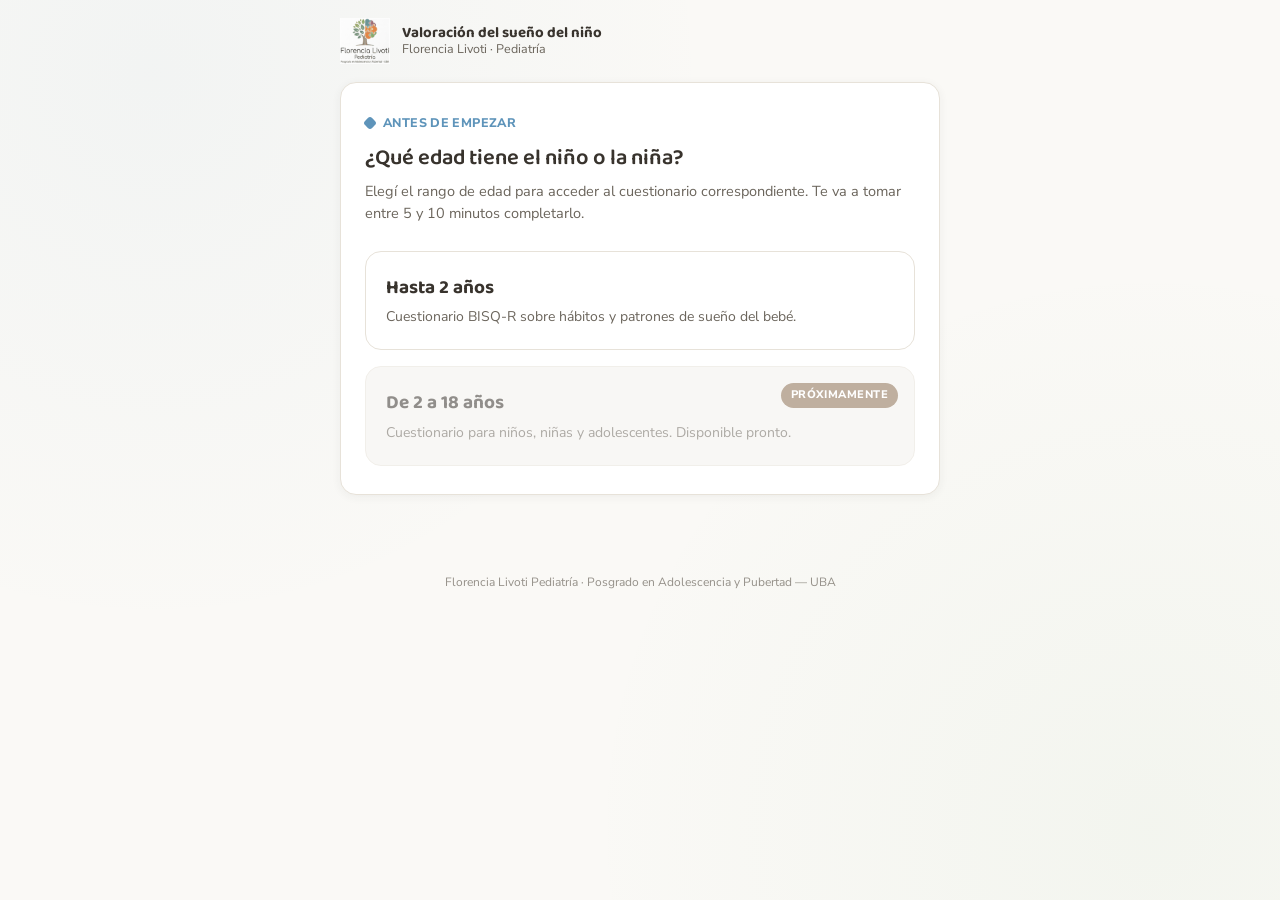
<file: index.html>
<!DOCTYPE html>
<html lang="es">
<head>
<meta charset="UTF-8">
<meta name="viewport" content="width=device-width, initial-scale=1.0, maximum-scale=1">
<title>Valoración del sueño del niño — Florencia Livoti Pediatría</title>
<link rel="preconnect" href="https://fonts.googleapis.com">
<link href="https://fonts.googleapis.com/css2?family=Baloo+2:wght@500;600;700;800&family=Nunito+Sans:wght@400;600;700;800&display=swap" rel="stylesheet">
<link rel="stylesheet" href="assets/styles.css">
</head>
<body>

<header class="marca">
  <img src="assets/logo.png" alt="Florencia Livoti Pediatría">
  <div class="marca-texto">
    <span class="app-nombre">Valoración del sueño del niño</span>
    <span class="medico-nombre">Florencia Livoti · Pediatría</span>
  </div>
</header>

<main class="contenedor">
  <div class="tarjeta">
    <span class="seccion-eyebrow">Antes de empezar</span>
    <h1 class="seccion-titulo">¿Qué edad tiene el niño o la niña?</h1>
    <p class="seccion-descripcion">
      Elegí el rango de edad para acceder al cuestionario correspondiente. Te va a tomar
      entre 5 y 10 minutos completarlo.
    </p>

    <div class="opciones-edad">
      <a href="cuestionario-0-2.html" class="tarjeta-edad">
        <div class="rango">Hasta 2 años</div>
        <div class="desc">Cuestionario BISQ-R sobre hábitos y patrones de sueño del bebé.</div>
      </a>

      <div class="tarjeta-edad deshabilitada" aria-disabled="true">
        <span class="etiqueta-proximamente">Próximamente</span>
        <div class="rango">De 2 a 18 años</div>
        <div class="desc">Cuestionario para niños, niñas y adolescentes. Disponible pronto.</div>
      </div>
    </div>
  </div>
</main>

<p class="pie-app">Florencia Livoti Pediatría · Posgrado en Adolescencia y Pubertad — UBA</p>

</body>
</html>
</file>
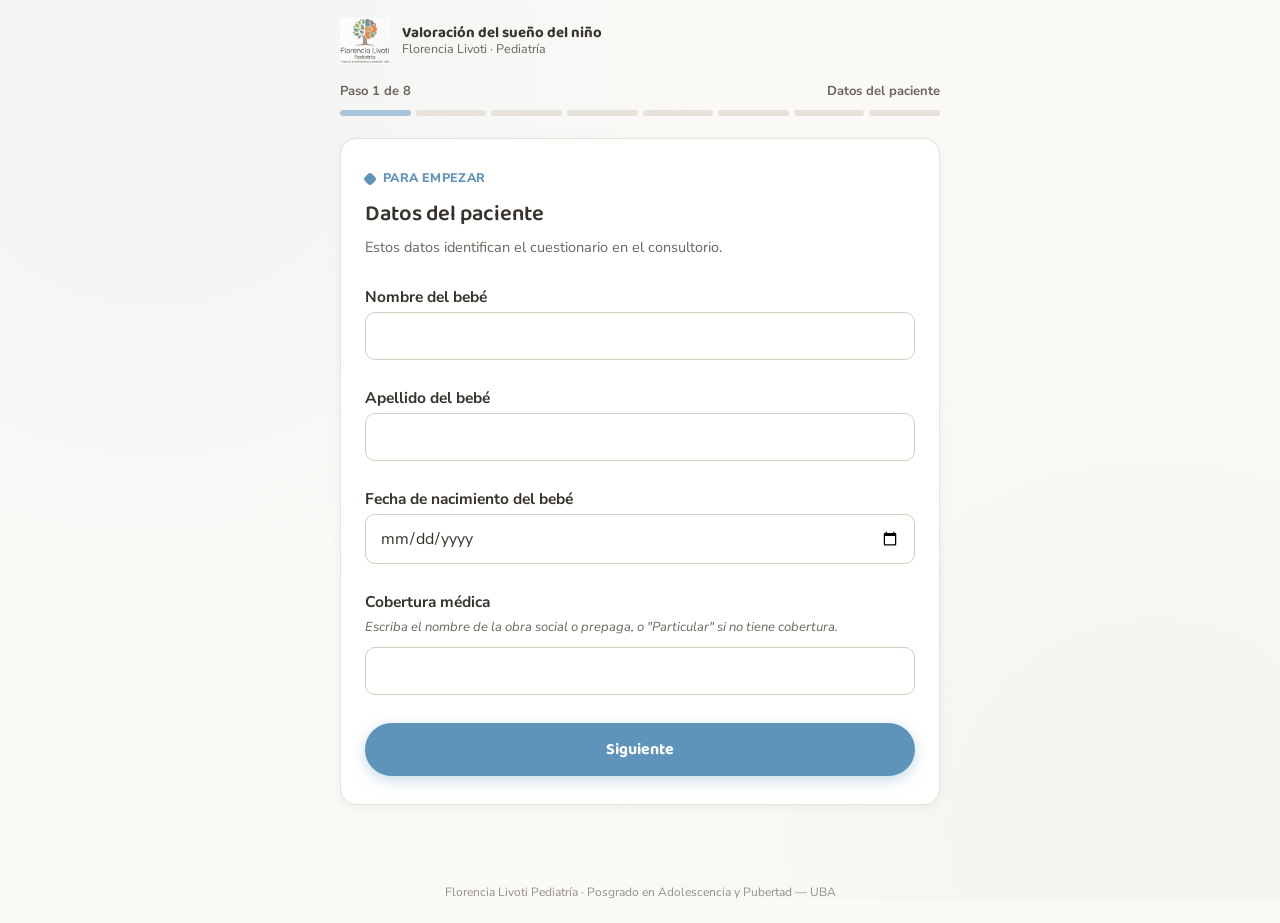
<file: cuestionario-0-2.html>
<!DOCTYPE html>
<html lang="es">
<head>
<meta charset="UTF-8">
<meta name="viewport" content="width=device-width, initial-scale=1.0, maximum-scale=1">
<title>Valoración del sueño del niño — Cuestionario (0 a 2 años)</title>
<link rel="preconnect" href="https://fonts.googleapis.com">
<link href="https://fonts.googleapis.com/css2?family=Baloo+2:wght@500;600;700;800&family=Nunito+Sans:wght@400;600;700;800&display=swap" rel="stylesheet">
<link rel="stylesheet" href="assets/styles.css">
</head>
<body>

<header class="marca">
  <img src="assets/logo.png" alt="Florencia Livoti Pediatría">
  <div class="marca-texto">
    <span class="app-nombre">Valoración del sueño del niño</span>
    <span class="medico-nombre">Florencia Livoti · Pediatría</span>
  </div>
</header>

<div class="progreso-wrap">
  <div class="progreso-info">
    <span id="progreso-texto">Paso 1 de 8</span>
    <span id="progreso-nombre-seccion">Datos del paciente</span>
  </div>
  <div class="progreso-puntos" id="progreso-puntos"></div>
</div>

<main class="contenedor">
  <form id="formulario" class="tarjeta" novalidate>

    <!-- ===================== PASO 0 — DATOS DEL PACIENTE ===================== -->
    <section class="paso" id="paso-0" data-color="azul">
      <span class="seccion-eyebrow">Para empezar</span>
      <h1 class="seccion-titulo">Datos del paciente</h1>
      <p class="seccion-descripcion">Estos datos identifican el cuestionario en el consultorio.</p>

      <div class="campo" data-tipo="texto">
        <label class="campo-etiqueta" for="pac_nombre">Nombre del bebé</label>
        <input type="text" id="pac_nombre" name="pac_nombre" autocomplete="off">
        <div class="error-mensaje">Completá el nombre del bebé.</div>
      </div>

      <div class="campo" data-tipo="texto">
        <label class="campo-etiqueta" for="pac_apellido">Apellido del bebé</label>
        <input type="text" id="pac_apellido" name="pac_apellido" autocomplete="off">
        <div class="error-mensaje">Completá el apellido del bebé.</div>
      </div>

      <div class="campo" data-tipo="fecha">
        <label class="campo-etiqueta" for="pac_fecha_nacimiento">Fecha de nacimiento del bebé</label>
        <input type="date" id="pac_fecha_nacimiento" name="pac_fecha_nacimiento">
        <div class="error-mensaje">Completá la fecha de nacimiento.</div>
      </div>

      <div class="campo" data-tipo="texto">
        <label class="campo-etiqueta" for="pac_cobertura">Cobertura médica</label>
        <div class="campo-ayuda">Escriba el nombre de la obra social o prepaga, o "Particular" si no tiene cobertura.</div>
        <input type="text" id="pac_cobertura" name="pac_cobertura" autocomplete="off">
        <div class="error-mensaje">Completá la cobertura médica.</div>
      </div>
    </section>

    <!-- ===================== PASO 1 — SOBRE LA FAMILIA ===================== -->
    <section class="paso oculto" id="paso-1" data-color="violeta">
      <span class="seccion-eyebrow">Sección 1</span>
      <h1 class="seccion-titulo">Sobre la familia</h1>
      <p class="seccion-descripcion">Algunas preguntas generales antes de hablar del sueño.</p>

      <div class="campo" data-tipo="radio">
        <label class="campo-etiqueta"><span class="campo-numero">1.</span>¿Cuál es su relación con su hijo/a?</label>
        <div class="opciones" data-name="f1_relacion">
          <div class="opcion"><input type="radio" name="f1_relacion" id="f1_madre" value="Madre"><label for="f1_madre">Madre</label></div>
          <div class="opcion"><input type="radio" name="f1_relacion" id="f1_padre" value="Padre"><label for="f1_padre">Padre</label></div>
          <div class="opcion"><input type="radio" name="f1_relacion" id="f1_abuelo" value="Abuelo/a"><label for="f1_abuelo">Abuelo/a</label></div>
          <div class="opcion"><input type="radio" name="f1_relacion" id="f1_otro" value="Otro"><label for="f1_otro">Otro</label></div>
        </div>
        <div class="error-mensaje">Elegí una opción.</div>
      </div>

      <div class="campo" data-tipo="radio">
        <label class="campo-etiqueta"><span class="campo-numero">2.</span>¿Cuál es el nivel de formación más alto que ha alcanzado?</label>
        <div class="opciones" data-name="f2_formacion">
          <div class="opcion"><input type="radio" name="f2_formacion" id="f2_a" value="Inferior a bachillerato/secundaria"><label for="f2_a">Inferior a bachillerato/secundaria</label></div>
          <div class="opcion"><input type="radio" name="f2_formacion" id="f2_b" value="Bachillerato/secundaria"><label for="f2_b">Bachillerato/secundaria</label></div>
          <div class="opcion"><input type="radio" name="f2_formacion" id="f2_c" value="Facultad/universidad"><label for="f2_c">Facultad/universidad</label></div>
          <div class="opcion"><input type="radio" name="f2_formacion" id="f2_d" value="Posgrado"><label for="f2_d">Posgrado (p. ej. máster y doctorado)</label></div>
          <div class="opcion"><input type="radio" name="f2_formacion" id="f2_e" value="Prefiero no contestar"><label for="f2_e">Prefiero no contestar</label></div>
        </div>
        <div class="error-mensaje">Elegí una opción.</div>
      </div>

      <div class="campo" data-tipo="radio">
        <label class="campo-etiqueta"><span class="campo-numero">3.</span>¿Su hijo/a fue prematuro (nació antes de las 37 semanas de gestación)?</label>
        <div class="opciones en-linea" data-name="f4_prematuro">
          <div class="opcion"><input type="radio" name="f4_prematuro" id="f4_si" value="Sí"><label for="f4_si">Sí</label></div>
          <div class="opcion"><input type="radio" name="f4_prematuro" id="f4_no" value="No"><label for="f4_no">No</label></div>
          <div class="opcion"><input type="radio" name="f4_prematuro" id="f4_nose" value="No lo sé"><label for="f4_nose">No lo sé</label></div>
        </div>
        <div class="error-mensaje">Elegí una opción.</div>
      </div>

      <div class="campo" data-tipo="radio">
        <label class="campo-etiqueta"><span class="campo-numero">4.</span>El sexo biológico de mi hijo/a es</label>
        <div class="opciones en-linea" data-name="f5_sexo">
          <div class="opcion"><input type="radio" name="f5_sexo" id="f5_m" value="Masculino"><label for="f5_m">Masculino</label></div>
          <div class="opcion"><input type="radio" name="f5_sexo" id="f5_f" value="Femenino"><label for="f5_f">Femenino</label></div>
          <div class="opcion"><input type="radio" name="f5_sexo" id="f5_i" value="Intersexual"><label for="f5_i">Intersexual</label></div>
        </div>
        <div class="error-mensaje">Elegí una opción.</div>
      </div>

      <div class="campo" data-tipo="texto">
        <label class="campo-etiqueta" for="f6_pais"><span class="campo-numero">5.</span>¿En qué país/región reside actualmente?</label>
        <div class="campo-ayuda">Ingrese el país o región donde vive (por ejemplo: Argentina)</div>
        <input type="text" id="f6_pais" name="f6_pais" autocomplete="off">
        <div class="error-mensaje">Completá el país o región.</div>
      </div>

      <div class="campo" data-tipo="radio">
        <label class="campo-etiqueta"><span class="campo-numero">6.</span>¿Cuántas noches a la semana se ocupa de su hijo/a a la hora de acostarlo y/o durante la noche?</label>
        <div class="opciones en-linea" data-name="f7_noches_semana">
          <div class="opcion"><input type="radio" name="f7_noches_semana" id="f7_0" value="0"><label for="f7_0">0</label></div>
          <div class="opcion"><input type="radio" name="f7_noches_semana" id="f7_1" value="1"><label for="f7_1">1</label></div>
          <div class="opcion"><input type="radio" name="f7_noches_semana" id="f7_2" value="2"><label for="f7_2">2</label></div>
          <div class="opcion"><input type="radio" name="f7_noches_semana" id="f7_3" value="3"><label for="f7_3">3</label></div>
          <div class="opcion"><input type="radio" name="f7_noches_semana" id="f7_4" value="4"><label for="f7_4">4</label></div>
          <div class="opcion"><input type="radio" name="f7_noches_semana" id="f7_5" value="5"><label for="f7_5">5</label></div>
          <div class="opcion"><input type="radio" name="f7_noches_semana" id="f7_6" value="6"><label for="f7_6">6</label></div>
          <div class="opcion"><input type="radio" name="f7_noches_semana" id="f7_7" value="7"><label for="f7_7">7</label></div>
        </div>
        <div class="error-mensaje">Elegí una opción.</div>
      </div>
    </section>

    <!-- ===================== PASO 2 — RUTINA PARA DORMIR ===================== -->
    <section class="paso oculto" id="paso-2" data-color="amarillo">
      <span class="seccion-eyebrow">Sección 2</span>
      <h1 class="seccion-titulo">Rutina para dormir</h1>
      <p class="seccion-descripcion">Pensando en las últimas dos semanas, contanos cómo es la rutina antes de dormir.</p>

      <div class="campo" data-tipo="hora">
        <label class="campo-etiqueta" for="q1_hora_rutina"><span class="campo-numero">1.</span>¿A qué hora suele empezar la rutina de su hijo/a a la hora de acostarse?</label>
        <div class="campo-ayuda">Ingrese la hora en formato 24 hs (por ejemplo: 19:45)</div>
        <input type="time" id="q1_hora_rutina" name="q1_hora_rutina">
        <div class="error-mensaje">Ingresá la hora.</div>
      </div>

      <div class="campo" data-tipo="checkbox">
        <label class="campo-etiqueta"><span class="campo-numero">2.</span>¿Cuál de las siguientes actividades acostumbra a realizar su hijo/a la mayoría de las noches en la hora anterior a la hora de acostarse?</label>
        <div class="campo-ayuda">Marque todas las que correspondan</div>
        <div class="opciones" data-name="q2_actividades" data-min="1">
          <div class="opcion opcion-check"><input type="checkbox" name="q2_actividades" id="q2_bano" value="Baño"><label for="q2_bano">Baño</label></div>
          <div class="opcion opcion-check"><input type="checkbox" name="q2_actividades" id="q2_masaje" value="Masaje"><label for="q2_masaje">Masaje</label></div>
          <div class="opcion opcion-check"><input type="checkbox" name="q2_actividades" id="q2_leer" value="Leer / que le lean libros"><label for="q2_leer">Leer / que le lean libros</label></div>
          <div class="opcion opcion-check"><input type="checkbox" name="q2_actividades" id="q2_mecer" value="Mecerle"><label for="q2_mecer">Mecerle</label></div>
          <div class="opcion opcion-check"><input type="checkbox" name="q2_actividades" id="q2_tv" value="Ver la televisión"><label for="q2_tv">Ver la televisión</label></div>
          <div class="opcion opcion-check"><input type="checkbox" name="q2_actividades" id="q2_cenar" value="Cenar o comer un tentempié"><label for="q2_cenar">Cenar o comer un tentempié</label></div>
          <div class="opcion opcion-check"><input type="checkbox" name="q2_actividades" id="q2_biberon" value="Tomar el biberón, una bebida o el pecho"><label for="q2_biberon">Tomar el biberón, una bebida o el pecho</label></div>
          <div class="opcion opcion-check"><input type="checkbox" name="q2_actividades" id="q2_correr" value="Corretear"><label for="q2_correr">Corretear</label></div>
          <div class="opcion opcion-check"><input type="checkbox" name="q2_actividades" id="q2_dientes" value="Lavarse los dientes"><label for="q2_dientes">Lavarse los dientes</label></div>
          <div class="opcion opcion-check"><input type="checkbox" name="q2_actividades" id="q2_jugar" value="Jugar"><label for="q2_jugar">Jugar</label></div>
          <div class="opcion opcion-check"><input type="checkbox" name="q2_actividades" id="q2_abrazar" value="Abrazarle"><label for="q2_abrazar">Abrazarle</label></div>
          <div class="opcion opcion-check"><input type="checkbox" name="q2_actividades" id="q2_rezar" value="Rezar"><label for="q2_rezar">Rezar</label></div>
          <div class="opcion opcion-check"><input type="checkbox" name="q2_actividades" id="q2_cantar" value="Cantar canciones"><label for="q2_cantar">Cantar canciones</label></div>
          <div class="opcion opcion-check"><input type="checkbox" name="q2_actividades" id="q2_musica" value="Escuchar música"><label for="q2_musica">Escuchar música</label></div>
          <div class="opcion opcion-check"><input type="checkbox" name="q2_actividades" id="q2_pantalla" value="Usar o ver un teléfono inteligente, tableta u otro dispositivo electrónico"><label for="q2_pantalla">Usar o ver un teléfono inteligente, tableta u otro dispositivo electrónico</label></div>
          <div class="opcion opcion-check"><input type="checkbox" name="q2_actividades" id="q2_otros" value="Otros"><label for="q2_otros">Otros</label></div>
        </div>
        <div class="error-mensaje">Marcá al menos una actividad.</div>
      </div>

      <div class="campo" data-tipo="radio">
        <label class="campo-etiqueta"><span class="campo-numero">3.</span>En una semana normal, ¿con qué frecuencia tiene su hijo/a exactamente la misma rutina a la hora de acostarse?</label>
        <div class="campo-ayuda">Cantidad de noches sobre 7</div>
        <div class="opciones en-linea" data-name="q3_frecuencia_rutina">
          <div class="opcion"><input type="radio" name="q3_frecuencia_rutina" id="q3_0" value="0"><label for="q3_0">0</label></div>
          <div class="opcion"><input type="radio" name="q3_frecuencia_rutina" id="q3_1" value="1"><label for="q3_1">1</label></div>
          <div class="opcion"><input type="radio" name="q3_frecuencia_rutina" id="q3_2" value="2"><label for="q3_2">2</label></div>
          <div class="opcion"><input type="radio" name="q3_frecuencia_rutina" id="q3_3" value="3"><label for="q3_3">3</label></div>
          <div class="opcion"><input type="radio" name="q3_frecuencia_rutina" id="q3_4" value="4"><label for="q3_4">4</label></div>
          <div class="opcion"><input type="radio" name="q3_frecuencia_rutina" id="q3_5" value="5"><label for="q3_5">5</label></div>
          <div class="opcion"><input type="radio" name="q3_frecuencia_rutina" id="q3_6" value="6"><label for="q3_6">6</label></div>
          <div class="opcion"><input type="radio" name="q3_frecuencia_rutina" id="q3_7" value="7"><label for="q3_7">7</label></div>
        </div>
        <div class="error-mensaje">Elegí una opción.</div>
      </div>

      <div class="campo" data-tipo="radio">
        <label class="campo-etiqueta"><span class="campo-numero">4.</span>Como parte de la rutina de su hijo/a a la hora de acostarse, ¿suele darle el pecho o leche materna?</label>
        <div class="opciones en-linea" data-name="q4_pecho_rutina">
          <div class="opcion"><input type="radio" name="q4_pecho_rutina" id="q4_si" value="Sí"><label for="q4_si">Sí</label></div>
          <div class="opcion"><input type="radio" name="q4_pecho_rutina" id="q4_no" value="No"><label for="q4_no">No</label></div>
        </div>
        <div class="error-mensaje">Elegí una opción.</div>
      </div>
    </section>

    <!-- ===================== PASO 3 — DÓNDE Y CÓMO DUERME ===================== -->
    <section class="paso oculto" id="paso-3" data-color="naranja">
      <span class="seccion-eyebrow">Sección 3</span>
      <h1 class="seccion-titulo">Dónde y cómo se duerme</h1>
      <p class="seccion-descripcion">Sobre el momento en que su hijo/a se queda dormido/a por la noche.</p>

      <div class="campo" data-tipo="radio">
        <label class="campo-etiqueta"><span class="campo-numero">5.</span>¿En qué habitación suele dormirse su hijo/a por la noche?</label>
        <div class="opciones" data-name="q5_habitacion_noche">
          <div class="opcion"><input type="radio" name="q5_habitacion_noche" id="q5_a" value="En su dormitorio"><label for="q5_a">En su dormitorio</label></div>
          <div class="opcion"><input type="radio" name="q5_habitacion_noche" id="q5_b" value="En el dormitorio de sus padres"><label for="q5_b">En el dormitorio de sus padres</label></div>
          <div class="opcion"><input type="radio" name="q5_habitacion_noche" id="q5_c" value="En el dormitorio de un hermano u otro dormitorio"><label for="q5_c">En el dormitorio de un hermano u otro dormitorio</label></div>
          <div class="opcion"><input type="radio" name="q5_habitacion_noche" id="q5_d" value="En otra habitación de la casa"><label for="q5_d">En otra habitación de la casa</label></div>
        </div>
        <div class="error-mensaje">Elegí una opción.</div>
      </div>

      <div class="campo" data-tipo="radio">
        <label class="campo-etiqueta"><span class="campo-numero">6.</span>¿Dónde suele dormirse su hijo/a por la noche?</label>
        <div class="opciones" data-name="q6_lugar_dormir_noche">
          <div class="opcion"><input type="radio" name="q6_lugar_dormir_noche" id="q6_a" value="Cuna"><label for="q6_a">Cuna</label></div>
          <div class="opcion"><input type="radio" name="q6_lugar_dormir_noche" id="q6_b" value="Cama propia (de cualquier tamaño)"><label for="q6_b">Cama propia (de cualquier tamaño)</label></div>
          <div class="opcion"><input type="radio" name="q6_lugar_dormir_noche" id="q6_c" value="Cama de los padres"><label for="q6_c">Cama de los padres</label></div>
          <div class="opcion"><input type="radio" name="q6_lugar_dormir_noche" id="q6_d" value="Cuna de colecho (unida a la cama de los padres)"><label for="q6_d">Cuna de colecho (unida a la cama de los padres)</label></div>
          <div class="opcion"><input type="radio" name="q6_lugar_dormir_noche" id="q6_e" value="Moisés/silla infantil"><label for="q6_e">Moisés/silla infantil</label></div>
          <div class="opcion"><input type="radio" name="q6_lugar_dormir_noche" id="q6_f" value="Columpio/cochecito"><label for="q6_f">Columpio/cochecito</label></div>
          <div class="opcion"><input type="radio" name="q6_lugar_dormir_noche" id="q6_g" value="Brazos de los padres/del adulto"><label for="q6_g">Brazos de los padres/del adulto</label></div>
          <div class="opcion"><input type="radio" name="q6_lugar_dormir_noche" id="q6_h" value="Otros"><label for="q6_h">Otros</label></div>
        </div>
        <div class="error-mensaje">Elegí una opción.</div>
      </div>

      <div class="campo" data-tipo="radio">
        <label class="campo-etiqueta"><span class="campo-numero">7.</span>¿Cómo suele dormirse su hijo/a por la noche?</label>
        <div class="opciones" data-name="q7_como_se_duerme">
          <div class="opcion"><input type="radio" name="q7_como_se_duerme" id="q7_a" value="En brazos o acunándole"><label for="q7_a">En brazos o acunándole</label></div>
          <div class="opcion"><input type="radio" name="q7_como_se_duerme" id="q7_b" value="Con un adulto en la habitación, pero sin que lo cojan en brazos o lo acunen"><label for="q7_b">Con un adulto en la habitación, pero sin que lo cojan en brazos o lo acunen</label></div>
          <div class="opcion"><input type="radio" name="q7_como_se_duerme" id="q7_c" value="Solo (sin un adulto en la habitación)"><label for="q7_c">Solo (sin un adulto en la habitación)</label></div>
        </div>
        <div class="error-mensaje">Elegí una opción.</div>
      </div>

      <div class="campo" data-tipo="radio">
        <label class="campo-etiqueta"><span class="campo-numero">8.</span>A la hora de acostarse, ¿suele dormirse su hijo/a mientras le da el pecho, el biberón o bebe de una taza antiderrame?</label>
        <div class="opciones en-linea" data-name="q8_duerme_comiendo">
          <div class="opcion"><input type="radio" name="q8_duerme_comiendo" id="q8_si" value="Sí"><label for="q8_si">Sí</label></div>
          <div class="opcion"><input type="radio" name="q8_duerme_comiendo" id="q8_no" value="No"><label for="q8_no">No</label></div>
        </div>
        <div class="error-mensaje">Elegí una opción.</div>
      </div>

      <div class="campo" data-tipo="radio">
        <label class="campo-etiqueta"><span class="campo-numero">9.</span>¿Suele su hijo/a dormirse por la noche con un chupete?</label>
        <div class="opciones en-linea" data-name="q9_chupete">
          <div class="opcion"><input type="radio" name="q9_chupete" id="q9_si" value="Sí"><label for="q9_si">Sí</label></div>
          <div class="opcion"><input type="radio" name="q9_chupete" id="q9_no" value="No"><label for="q9_no">No</label></div>
        </div>
        <div class="error-mensaje">Elegí una opción.</div>
      </div>

      <div class="campo" data-tipo="radio">
        <label class="campo-etiqueta"><span class="campo-numero">10.</span>¿Suele haber aparatos electrónicos (TV, teléfonos, tabletas) encendidos en la habitación mientras su hijo/a se duerme por la noche?</label>
        <div class="opciones en-linea" data-name="q10_aparatos">
          <div class="opcion"><input type="radio" name="q10_aparatos" id="q10_si" value="Sí"><label for="q10_si">Sí</label></div>
          <div class="opcion"><input type="radio" name="q10_aparatos" id="q10_no" value="No"><label for="q10_no">No</label></div>
        </div>
        <div class="error-mensaje">Elegí una opción.</div>
      </div>

      <div class="campo" data-tipo="radio">
        <label class="campo-etiqueta"><span class="campo-numero">11.</span>¿Quién acuesta a su hijo/a por la noche?</label>
        <div class="opciones" data-name="q11_quien_acuesta">
          <div class="opcion"><input type="radio" name="q11_quien_acuesta" id="q11_a" value="Únicamente la madre"><label for="q11_a">Únicamente la madre</label></div>
          <div class="opcion"><input type="radio" name="q11_quien_acuesta" id="q11_b" value="Generalmente la madre"><label for="q11_b">Generalmente la madre</label></div>
          <div class="opcion"><input type="radio" name="q11_quien_acuesta" id="q11_c" value="Los dos padres por igual"><label for="q11_c">Los dos padres por igual</label></div>
          <div class="opcion"><input type="radio" name="q11_quien_acuesta" id="q11_d" value="Normalmente el padre/pareja"><label for="q11_d">Normalmente el padre/pareja</label></div>
          <div class="opcion"><input type="radio" name="q11_quien_acuesta" id="q11_e" value="Únicamente el padre/pareja"><label for="q11_e">Únicamente el padre/pareja</label></div>
          <div class="opcion"><input type="radio" name="q11_quien_acuesta" id="q11_f" value="Normalmente otra persona"><label for="q11_f">Normalmente otra persona</label></div>
        </div>
        <div class="error-mensaje">Elegí una opción.</div>
      </div>
    </section>

    <!-- ===================== PASO 4 — HORA DE ACOSTARSE ===================== -->
    <section class="paso oculto" id="paso-4" data-color="verde">
      <span class="seccion-eyebrow">Sección 4</span>
      <h1 class="seccion-titulo">La hora de acostarse</h1>
      <p class="seccion-descripcion">Sobre el momento puntual de ir a la cama.</p>

      <div class="campo" data-tipo="hora">
        <label class="campo-etiqueta" for="q12_hora_acostarse"><span class="campo-numero">12.</span>¿A qué hora suele acostar a su hijo/a por la noche (apagar las luces)?</label>
        <div class="campo-ayuda">Ingrese la hora en formato 24 hs (por ejemplo: 20:30)</div>
        <input type="time" id="q12_hora_acostarse" name="q12_hora_acostarse">
        <div class="error-mensaje">Ingresá la hora.</div>
      </div>

      <div class="campo" data-tipo="radio">
        <label class="campo-etiqueta"><span class="campo-numero">13.</span>En una semana normal, ¿con qué frecuencia se acuesta su hijo/a a la misma hora (con un margen de 15 minutos)?</label>
        <div class="campo-ayuda">Cantidad de noches sobre 7</div>
        <div class="opciones en-linea" data-name="q13_frecuencia_hora">
          <div class="opcion"><input type="radio" name="q13_frecuencia_hora" id="q13_0" value="0"><label for="q13_0">0</label></div>
          <div class="opcion"><input type="radio" name="q13_frecuencia_hora" id="q13_1" value="1"><label for="q13_1">1</label></div>
          <div class="opcion"><input type="radio" name="q13_frecuencia_hora" id="q13_2" value="2"><label for="q13_2">2</label></div>
          <div class="opcion"><input type="radio" name="q13_frecuencia_hora" id="q13_3" value="3"><label for="q13_3">3</label></div>
          <div class="opcion"><input type="radio" name="q13_frecuencia_hora" id="q13_4" value="4"><label for="q13_4">4</label></div>
          <div class="opcion"><input type="radio" name="q13_frecuencia_hora" id="q13_5" value="5"><label for="q13_5">5</label></div>
          <div class="opcion"><input type="radio" name="q13_frecuencia_hora" id="q13_6" value="6"><label for="q13_6">6</label></div>
          <div class="opcion"><input type="radio" name="q13_frecuencia_hora" id="q13_7" value="7"><label for="q13_7">7</label></div>
        </div>
        <div class="error-mensaje">Elegí una opción.</div>
      </div>

      <div class="campo" data-tipo="radio">
        <label class="campo-etiqueta"><span class="campo-numero">14.</span>Por lo general, ¿cómo de difícil es la hora de acostarse?</label>
        <div class="opciones" data-name="q14_dificultad">
          <div class="opcion"><input type="radio" name="q14_dificultad" id="q14_a" value="Muy fácil"><label for="q14_a">Muy fácil</label></div>
          <div class="opcion"><input type="radio" name="q14_dificultad" id="q14_b" value="Algo fácil"><label for="q14_b">Algo fácil</label></div>
          <div class="opcion"><input type="radio" name="q14_dificultad" id="q14_c" value="Ni fácil ni difícil"><label for="q14_c">Ni fácil ni difícil</label></div>
          <div class="opcion"><input type="radio" name="q14_dificultad" id="q14_d" value="Algo difícil"><label for="q14_d">Algo difícil</label></div>
          <div class="opcion"><input type="radio" name="q14_dificultad" id="q14_e" value="Muy difícil"><label for="q14_e">Muy difícil</label></div>
        </div>
        <div class="error-mensaje">Elegí una opción.</div>
      </div>

      <div class="campo" data-tipo="duracion">
        <label class="campo-etiqueta"><span class="campo-numero">15.</span>¿Cuánto tiempo suele tardar su hijo/a en dormirse?</label>
        <div class="campo-ayuda">Ejemplo: si lo acuesta a las 20:30 y se duerme a las 21:00, tarda 30 minutos.</div>
        <div class="duo">
          <div class="duo-item"><label for="q15_latencia_h">Horas</label><input type="number" id="q15_latencia_h" name="q15_latencia_h" min="0" max="12" inputmode="numeric"></div>
          <div class="duo-item"><label for="q15_latencia_m">Minutos</label><input type="number" id="q15_latencia_m" name="q15_latencia_m" min="0" max="59" inputmode="numeric"></div>
        </div>
        <div class="error-mensaje">Completá horas y minutos (pueden ser 0).</div>
      </div>
    </section>

    <!-- ===================== PASO 5 — DURANTE LA NOCHE ===================== -->
    <section class="paso oculto" id="paso-5" data-color="azul">
      <span class="seccion-eyebrow">Sección 5</span>
      <h1 class="seccion-titulo">Durante la noche</h1>
      <p class="seccion-descripcion">Sobre dónde duerme y qué pasa si se despierta durante la noche.</p>

      <div class="campo" data-tipo="radio">
        <label class="campo-etiqueta"><span class="campo-numero">16.</span>¿En qué habitación duerme su hijo/a la mayor parte de la noche?</label>
        <div class="opciones" data-name="q16_habitacion_mayor_noche">
          <div class="opcion"><input type="radio" name="q16_habitacion_mayor_noche" id="q16_a" value="En su dormitorio"><label for="q16_a">En su dormitorio</label></div>
          <div class="opcion"><input type="radio" name="q16_habitacion_mayor_noche" id="q16_b" value="En el dormitorio de los padres"><label for="q16_b">En el dormitorio de los padres</label></div>
          <div class="opcion"><input type="radio" name="q16_habitacion_mayor_noche" id="q16_c" value="En el dormitorio de un hermano u otro dormitorio"><label for="q16_c">En el dormitorio de un hermano u otro dormitorio</label></div>
          <div class="opcion"><input type="radio" name="q16_habitacion_mayor_noche" id="q16_d" value="En otra habitación de la casa"><label for="q16_d">En otra habitación de la casa</label></div>
        </div>
        <div class="error-mensaje">Elegí una opción.</div>
      </div>

      <div class="campo" data-tipo="radio">
        <label class="campo-etiqueta"><span class="campo-numero">17.</span>¿Dónde duerme su hijo/a la mayor parte de la noche?</label>
        <div class="opciones" data-name="q17_lugar_mayor_noche">
          <div class="opcion"><input type="radio" name="q17_lugar_mayor_noche" id="q17_a" value="Cuna"><label for="q17_a">Cuna</label></div>
          <div class="opcion"><input type="radio" name="q17_lugar_mayor_noche" id="q17_b" value="Cama propia (cualquier tamaño)"><label for="q17_b">Cama propia (cualquier tamaño)</label></div>
          <div class="opcion"><input type="radio" name="q17_lugar_mayor_noche" id="q17_c" value="Cama de los padres"><label for="q17_c">Cama de los padres</label></div>
          <div class="opcion"><input type="radio" name="q17_lugar_mayor_noche" id="q17_d" value="Cuna de colecho (unida a la cama de los padres)"><label for="q17_d">Cuna de colecho (unida a la cama de los padres)</label></div>
          <div class="opcion"><input type="radio" name="q17_lugar_mayor_noche" id="q17_e" value="Moisés/silla infantil"><label for="q17_e">Moisés/silla infantil</label></div>
          <div class="opcion"><input type="radio" name="q17_lugar_mayor_noche" id="q17_f" value="Columpio/cochecito"><label for="q17_f">Columpio/cochecito</label></div>
          <div class="opcion"><input type="radio" name="q17_lugar_mayor_noche" id="q17_g" value="Otro"><label for="q17_g">Otro</label></div>
        </div>
        <div class="error-mensaje">Elegí una opción.</div>
      </div>

      <div class="campo" data-tipo="radio">
        <label class="campo-etiqueta"><span class="campo-numero">18.</span>¿En qué posición duerme su hijo/a la mayor parte del tiempo?</label>
        <div class="opciones en-linea" data-name="q18_posicion">
          <div class="opcion"><input type="radio" name="q18_posicion" id="q18_a" value="Boca abajo"><label for="q18_a">Boca abajo</label></div>
          <div class="opcion"><input type="radio" name="q18_posicion" id="q18_b" value="De lado"><label for="q18_b">De lado</label></div>
          <div class="opcion"><input type="radio" name="q18_posicion" id="q18_c" value="Boca arriba"><label for="q18_c">Boca arriba</label></div>
        </div>
        <div class="error-mensaje">Elegí una opción.</div>
      </div>

      <div class="campo" data-tipo="numero">
        <label class="campo-etiqueta" for="q19_veces_despierta"><span class="campo-numero">19.</span>¿Cuántas veces suele despertarse su hijo/a durante la noche?</label>
        <div class="campo-ayuda">Ingrese un número de veces por noche (por ejemplo: 2)</div>
        <input type="number" id="q19_veces_despierta" name="q19_veces_despierta" min="0" max="20" inputmode="numeric">
        <div class="error-mensaje">Ingresá un número (puede ser 0).</div>
      </div>

      <div class="campo" data-tipo="checkbox">
        <label class="campo-etiqueta"><span class="campo-numero">20.</span>Cuando su hijo/a se despierta durante la noche, ¿qué suele hacer?</label>
        <div class="campo-ayuda">Marque todas las que correspondan</div>
        <div class="opciones" data-name="q20_que_hace" data-min="1">
          <div class="opcion opcion-check"><input type="checkbox" name="q20_que_hace" id="q20_a" value="Levantar a mi hijo/a y cogerlo/acunarlo hasta que se duerme"><label for="q20_a">Levantar a mi hijo/a y cogerlo/acunarlo hasta que se duerme</label></div>
          <div class="opcion opcion-check"><input type="checkbox" name="q20_que_hace" id="q20_b" value="Levantar a mi hijo/a y volver a acostarlo mientras está despierto"><label for="q20_b">Levantar a mi hijo/a y volver a acostarlo mientras está despierto</label></div>
          <div class="opcion opcion-check"><input type="checkbox" name="q20_que_hace" id="q20_c" value="Acariciar o dar palmaditas a mi hijo/a pero no levantarlo ni sacarlo de la cuna/cama"><label for="q20_c">Acariciar o dar palmaditas a mi hijo/a pero no levantarlo ni sacarlo de la cuna/cama</label></div>
          <div class="opcion opcion-check"><input type="checkbox" name="q20_que_hace" id="q20_d" value="Acostarme junto a mi hijo/a en su habitación/cama"><label for="q20_d">Acostarme junto a mi hijo/a en su habitación/cama</label></div>
          <div class="opcion opcion-check"><input type="checkbox" name="q20_que_hace" id="q20_e" value="Darle el biberón o una taza antiderrame para que se vuelva a dormir"><label for="q20_e">Darle el biberón o una taza antiderrame para que se vuelva a dormir</label></div>
          <div class="opcion opcion-check"><input type="checkbox" name="q20_que_hace" id="q20_f" value="Darle el pecho/amamantarle para que se vuelva a dormir"><label for="q20_f">Darle el pecho/amamantarle para que se vuelva a dormir</label></div>
          <div class="opcion opcion-check"><input type="checkbox" name="q20_que_hace" id="q20_g" value="Darle un chupete"><label for="q20_g">Darle un chupete</label></div>
          <div class="opcion opcion-check"><input type="checkbox" name="q20_que_hace" id="q20_h" value="Cambiarle el pañal"><label for="q20_h">Cambiarle el pañal</label></div>
          <div class="opcion opcion-check"><input type="checkbox" name="q20_que_hace" id="q20_i" value="Consolarlo verbalmente pero no cogerlo en brazos ni sacarlo de la cuna/cama"><label for="q20_i">Consolarlo verbalmente pero no cogerlo en brazos ni sacarlo de la cuna/cama</label></div>
          <div class="opcion opcion-check"><input type="checkbox" name="q20_que_hace" id="q20_j" value="Llevarlo a mi cama"><label for="q20_j">Llevarlo a mi cama</label></div>
          <div class="opcion opcion-check"><input type="checkbox" name="q20_que_hace" id="q20_k" value="Dejar que llore y se vuelva a dormir solo"><label for="q20_k">Dejar que llore y se vuelva a dormir solo</label></div>
          <div class="opcion opcion-check"><input type="checkbox" name="q20_que_hace" id="q20_l" value="Darle unos minutos para ver si se vuelve a dormir"><label for="q20_l">Darle unos minutos para ver si se vuelve a dormir</label></div>
          <div class="opcion opcion-check"><input type="checkbox" name="q20_que_hace" id="q20_m" value="Jugar con mi hijo/a, ver la televisión o usar/ver un teléfono/tableta"><label for="q20_m">Jugar con mi hijo/a, ver la televisión o usar/ver un teléfono/tableta</label></div>
          <div class="opcion opcion-check"><input type="checkbox" name="q20_que_hace" id="q20_n" value="Cantarle"><label for="q20_n">Cantarle</label></div>
          <div class="opcion opcion-check"><input type="checkbox" name="q20_que_hace" id="q20_o" value="Ninguna de ellas"><label for="q20_o">Ninguna de ellas</label></div>
        </div>
        <div class="error-mensaje">Marcá al menos una opción.</div>
      </div>

      <div class="campo" data-tipo="radio">
        <label class="campo-etiqueta"><span class="campo-numero">21.</span>¿Quién se encarga de su hijo/a cuando se despierta durante la noche?</label>
        <div class="opciones" data-name="q21_quien_encarga">
          <div class="opcion"><input type="radio" name="q21_quien_encarga" id="q21_a" value="Únicamente la madre"><label for="q21_a">Únicamente la madre</label></div>
          <div class="opcion"><input type="radio" name="q21_quien_encarga" id="q21_b" value="Generalmente la madre"><label for="q21_b">Generalmente la madre</label></div>
          <div class="opcion"><input type="radio" name="q21_quien_encarga" id="q21_c" value="Los dos padres por igual"><label for="q21_c">Los dos padres por igual</label></div>
          <div class="opcion"><input type="radio" name="q21_quien_encarga" id="q21_d" value="Normalmente el padre/pareja"><label for="q21_d">Normalmente el padre/pareja</label></div>
          <div class="opcion"><input type="radio" name="q21_quien_encarga" id="q21_e" value="Únicamente el padre/pareja"><label for="q21_e">Únicamente el padre/pareja</label></div>
          <div class="opcion"><input type="radio" name="q21_quien_encarga" id="q21_f" value="Normalmente otra persona"><label for="q21_f">Normalmente otra persona</label></div>
        </div>
        <div class="error-mensaje">Elegí una opción.</div>
      </div>

      <div class="campo" data-tipo="duracion">
        <label class="campo-etiqueta"><span class="campo-numero">22.</span>¿Cuánto tiempo suele estar su hijo/a despierto/a en total durante la NOCHE?</label>
        <div class="campo-ayuda">Desde que se acuesta hasta que se despierta por la mañana. Ejemplo: si se despierta 2 veces y está despierto 15 minutos cada vez, el total es 0 horas 30 minutos.</div>
        <div class="duo">
          <div class="duo-item"><label for="q22_despierto_h">Horas</label><input type="number" id="q22_despierto_h" name="q22_despierto_h" min="0" max="12" inputmode="numeric"></div>
          <div class="duo-item"><label for="q22_despierto_m">Minutos</label><input type="number" id="q22_despierto_m" name="q22_despierto_m" min="0" max="59" inputmode="numeric"></div>
        </div>
        <div class="error-mensaje">Completá horas y minutos (pueden ser 0).</div>
      </div>

      <div class="campo" data-tipo="duracion">
        <label class="campo-etiqueta"><span class="campo-numero">23.</span>¿Cuál es el mayor período de tiempo que su hijo/a está dormido/a durante la NOCHE sin despertarse?</label>
        <div class="duo">
          <div class="duo-item"><label for="q23_periodo_h">Horas</label><input type="number" id="q23_periodo_h" name="q23_periodo_h" min="0" max="14" inputmode="numeric"></div>
          <div class="duo-item"><label for="q23_periodo_m">Minutos</label><input type="number" id="q23_periodo_m" name="q23_periodo_m" min="0" max="59" inputmode="numeric"></div>
        </div>
        <div class="error-mensaje">Completá horas y minutos (pueden ser 0).</div>
      </div>
    </section>

    <!-- ===================== PASO 6 — RONQUIDOS Y DESPERTAR MATUTINO ===================== -->
    <section class="paso oculto" id="paso-6" data-color="violeta">
      <span class="seccion-eyebrow">Sección 6</span>
      <h1 class="seccion-titulo">Ronquidos y despertar matutino</h1>
      <p class="seccion-descripcion">Sobre cómo respira mientras duerme y cómo empieza el día.</p>

      <div class="campo" data-tipo="radio">
        <label class="campo-etiqueta"><span class="campo-numero">24.</span>¿Su hijo/a ronca mientras duerme?</label>
        <div class="opciones" data-name="q24_ronca">
          <div class="opcion"><input type="radio" name="q24_ronca" id="q24_a" value="Nunca (o solo cuando está enfermo o resfriado)"><label for="q24_a">Nunca (o solo cuando está enfermo o resfriado)</label></div>
          <div class="opcion"><input type="radio" name="q24_ronca" id="q24_b" value="Solo ocasionalmente"><label for="q24_b">Solo ocasionalmente</label></div>
          <div class="opcion"><input type="radio" name="q24_ronca" id="q24_c" value="Menos de tres veces a la semana"><label for="q24_c">Menos de tres veces a la semana</label></div>
          <div class="opcion"><input type="radio" name="q24_ronca" id="q24_d" value="Tres veces a la semana o más"><label for="q24_d">Tres veces a la semana o más</label></div>
        </div>
        <div class="error-mensaje">Elegí una opción.</div>
      </div>

      <div class="campo" data-tipo="hora">
        <label class="campo-etiqueta" for="q25_hora_despierta"><span class="campo-numero">25.</span>¿A qué hora se despierta su hijo/a por la mañana?</label>
        <div class="campo-ayuda">Ingrese la hora en formato 24 hs (por ejemplo: 07:15)</div>
        <input type="time" id="q25_hora_despierta" name="q25_hora_despierta">
        <div class="error-mensaje">Ingresá la hora.</div>
      </div>

      <div class="campo" data-tipo="duracion">
        <label class="campo-etiqueta"><span class="campo-numero">26.</span>¿Cuánto tiempo duerme su hijo/a en total durante la NOCHE?</label>
        <div class="campo-ayuda">Desde que se acuesta a la noche hasta que se despierta a la mañana, sumando todo el tiempo dormido.</div>
        <div class="duo">
          <div class="duo-item"><label for="q26_sueno_noche_h">Horas</label><input type="number" id="q26_sueno_noche_h" name="q26_sueno_noche_h" min="0" max="16" inputmode="numeric"></div>
          <div class="duo-item"><label for="q26_sueno_noche_m">Minutos</label><input type="number" id="q26_sueno_noche_m" name="q26_sueno_noche_m" min="0" max="59" inputmode="numeric"></div>
        </div>
        <div class="error-mensaje">Completá horas y minutos (pueden ser 0).</div>
      </div>

      <div class="campo" data-tipo="radio">
        <label class="campo-etiqueta"><span class="campo-numero">27.</span>¿Dónde suele despertarse su hijo/a por la mañana?</label>
        <div class="opciones" data-name="q27_lugar_despierta">
          <div class="opcion"><input type="radio" name="q27_lugar_despierta" id="q27_a" value="Cuna"><label for="q27_a">Cuna</label></div>
          <div class="opcion"><input type="radio" name="q27_lugar_despierta" id="q27_b" value="Cama propia (de cualquier tamaño)"><label for="q27_b">Cama propia (de cualquier tamaño)</label></div>
          <div class="opcion"><input type="radio" name="q27_lugar_despierta" id="q27_c" value="Cama de los padres"><label for="q27_c">Cama de los padres</label></div>
          <div class="opcion"><input type="radio" name="q27_lugar_despierta" id="q27_d" value="Cuna de colecho (unida a la cama de los padres)"><label for="q27_d">Cuna de colecho (unida a la cama de los padres)</label></div>
          <div class="opcion"><input type="radio" name="q27_lugar_despierta" id="q27_e" value="Moisés/silla infantil"><label for="q27_e">Moisés/silla infantil</label></div>
          <div class="opcion"><input type="radio" name="q27_lugar_despierta" id="q27_f" value="Columpio/cochecito"><label for="q27_f">Columpio/cochecito</label></div>
          <div class="opcion"><input type="radio" name="q27_lugar_despierta" id="q27_g" value="Otro"><label for="q27_g">Otro</label></div>
        </div>
        <div class="error-mensaje">Elegí una opción.</div>
      </div>

      <div class="campo" data-tipo="radio">
        <label class="campo-etiqueta"><span class="campo-numero">28.</span>¿Cómo suele dormir su hijo/a por la noche?</label>
        <div class="opciones" data-name="q28_calidad_noche">
          <div class="opcion"><input type="radio" name="q28_calidad_noche" id="q28_a" value="Muy bien"><label for="q28_a">Muy bien</label></div>
          <div class="opcion"><input type="radio" name="q28_calidad_noche" id="q28_b" value="Bien"><label for="q28_b">Bien</label></div>
          <div class="opcion"><input type="radio" name="q28_calidad_noche" id="q28_c" value="Bastante bien"><label for="q28_c">Bastante bien</label></div>
          <div class="opcion"><input type="radio" name="q28_calidad_noche" id="q28_d" value="Mal"><label for="q28_d">Mal</label></div>
          <div class="opcion"><input type="radio" name="q28_calidad_noche" id="q28_e" value="Muy mal"><label for="q28_e">Muy mal</label></div>
        </div>
        <div class="error-mensaje">Elegí una opción.</div>
      </div>

      <div class="campo" data-tipo="radio">
        <label class="campo-etiqueta"><span class="campo-numero">29.</span>¿Cómo calificaría el estado de ánimo de su hijo/a cuando se despierta por la mañana?</label>
        <div class="opciones" data-name="q29_animo">
          <div class="opcion"><input type="radio" name="q29_animo" id="q29_a" value="Muy contento"><label for="q29_a">Muy contento</label></div>
          <div class="opcion"><input type="radio" name="q29_animo" id="q29_b" value="Algo contento"><label for="q29_b">Algo contento</label></div>
          <div class="opcion"><input type="radio" name="q29_animo" id="q29_c" value="Neutral"><label for="q29_c">Neutral</label></div>
          <div class="opcion"><input type="radio" name="q29_animo" id="q29_d" value="Algo irritable"><label for="q29_d">Algo irritable</label></div>
          <div class="opcion"><input type="radio" name="q29_animo" id="q29_e" value="Muy irritable"><label for="q29_e">Muy irritable</label></div>
        </div>
        <div class="error-mensaje">Elegí una opción.</div>
      </div>
    </section>

    <!-- ===================== PASO 7 — SIESTAS Y PERCEPCIÓN GENERAL ===================== -->
    <section class="paso oculto" id="paso-7" data-color="amarillo">
      <span class="seccion-eyebrow">Sección 7 · Última sección</span>
      <h1 class="seccion-titulo">Siestas y percepción general</h1>
      <p class="seccion-descripcion">Ya casi terminamos. Últimas preguntas sobre el día y cómo lo viven ustedes.</p>

      <div class="campo" data-tipo="numero">
        <label class="campo-etiqueta" for="q30_num_siestas"><span class="campo-numero">30.</span>En un DÍA normal, ¿cuántas siestas hace su hijo/a?</label>
        <div class="campo-ayuda">Desde que se despierta por la mañana hasta que se acuesta por la noche. Ingrese un número (por ejemplo: 2)</div>
        <input type="number" id="q30_num_siestas" name="q30_num_siestas" min="0" max="10" inputmode="numeric">
        <div class="error-mensaje">Ingresá un número (puede ser 0).</div>
      </div>

      <div class="campo" data-tipo="duracion">
        <label class="campo-etiqueta"><span class="campo-numero">31.</span>¿Cuánto tiempo duerme en total su hijo/a durante el DÍA?</label>
        <div class="campo-ayuda">Ejemplo: si duerme dos siestas de una hora cada una, el total es 2 horas.</div>
        <div class="duo">
          <div class="duo-item"><label for="q31_sueno_dia_h">Horas</label><input type="number" id="q31_sueno_dia_h" name="q31_sueno_dia_h" min="0" max="10" inputmode="numeric"></div>
          <div class="duo-item"><label for="q31_sueno_dia_m">Minutos</label><input type="number" id="q31_sueno_dia_m" name="q31_sueno_dia_m" min="0" max="59" inputmode="numeric"></div>
        </div>
        <div class="error-mensaje">Completá horas y minutos (pueden ser 0).</div>
      </div>

      <div class="campo" data-tipo="radio">
        <label class="campo-etiqueta"><span class="campo-numero">32.</span>¿Considera que el sueño de su hijo/a es un problema?</label>
        <div class="opciones" data-name="q32_problema">
          <div class="opcion"><input type="radio" name="q32_problema" id="q32_a" value="No es ningún problema"><label for="q32_a">No es ningún problema</label></div>
          <div class="opcion"><input type="radio" name="q32_problema" id="q32_b" value="Es un problema muy pequeño"><label for="q32_b">Es un problema muy pequeño</label></div>
          <div class="opcion"><input type="radio" name="q32_problema" id="q32_c" value="Es un problema pequeño"><label for="q32_c">Es un problema pequeño</label></div>
          <div class="opcion"><input type="radio" name="q32_problema" id="q32_d" value="Es un problema moderado"><label for="q32_d">Es un problema moderado</label></div>
          <div class="opcion"><input type="radio" name="q32_problema" id="q32_e" value="Es un problema grave"><label for="q32_e">Es un problema grave</label></div>
        </div>
        <div class="error-mensaje">Elegí una opción.</div>
      </div>

      <div class="campo" data-tipo="radio">
        <label class="campo-etiqueta"><span class="campo-numero">33.</span>¿Cómo de seguro se siente respecto a la gestión del sueño de su hijo/a?</label>
        <div class="opciones" data-name="q33_seguridad">
          <div class="opcion"><input type="radio" name="q33_seguridad" id="q33_a" value="Muy seguro"><label for="q33_a">Muy seguro</label></div>
          <div class="opcion"><input type="radio" name="q33_seguridad" id="q33_b" value="Algo seguro"><label for="q33_b">Algo seguro</label></div>
          <div class="opcion"><input type="radio" name="q33_seguridad" id="q33_c" value="Neutral"><label for="q33_c">Neutral</label></div>
          <div class="opcion"><input type="radio" name="q33_seguridad" id="q33_d" value="Algo inseguro"><label for="q33_d">Algo inseguro</label></div>
          <div class="opcion"><input type="radio" name="q33_seguridad" id="q33_e" value="Muy inseguro"><label for="q33_e">Muy inseguro</label></div>
        </div>
        <div class="error-mensaje">Elegí una opción.</div>
      </div>
    </section>

    <!-- ===================== PANTALLA FINAL ===================== -->
    <section class="paso oculto pantalla-final" id="paso-final">
      <svg class="icono" viewBox="0 0 78 78" fill="none" xmlns="http://www.w3.org/2000/svg">
        <circle cx="39" cy="39" r="37" stroke="#6FA864" stroke-width="4" fill="#EEF5EC"/>
        <path d="M24 40 L34 50 L55 27" stroke="#6FA864" stroke-width="5" stroke-linecap="round" stroke-linejoin="round"/>
      </svg>
      <h1>¡Gracias, recibimos el cuestionario!</h1>
      <p>La Dra. Livoti va a revisar las respuestas antes de la consulta. Ya podés cerrar esta página.</p>
    </section>

    <section class="paso oculto pantalla-final" id="paso-error">
      <svg class="icono" viewBox="0 0 78 78" fill="none" xmlns="http://www.w3.org/2000/svg">
        <circle cx="39" cy="39" r="37" stroke="#E27848" stroke-width="4" fill="#FBEBE3"/>
        <path d="M39 24 L39 44" stroke="#E27848" stroke-width="5" stroke-linecap="round"/>
        <circle cx="39" cy="53" r="3" fill="#E27848"/>
      </svg>
      <h1>No pudimos enviar el cuestionario</h1>
      <p>Revisá tu conexión a internet e intentá de nuevo. Si el problema persiste, avisale a la Dra. Livoti.</p>
      <button type="button" class="btn btn-primario" id="btn-reintentar" style="margin-top:14px;">Reintentar envío</button>
    </section>

    <section class="paso oculto pantalla-final" id="paso-enviando">
      <svg class="icono" viewBox="0 0 78 78" fill="none" xmlns="http://www.w3.org/2000/svg">
        <circle cx="39" cy="39" r="34" stroke="#EAF1F6" stroke-width="8"/>
        <path d="M39 5 a34 34 0 0 1 0 68" stroke="#5E94BA" stroke-width="8" stroke-linecap="round">
          <animateTransform attributeName="transform" type="rotate" from="0 39 39" to="360 39 39" dur="0.9s" repeatCount="indefinite"/>
        </path>
      </svg>
      <h1>Enviando…</h1>
      <p>Un momento, estamos guardando las respuestas.</p>
    </section>

    <div class="fila-botones">
      <button type="button" class="btn btn-secundario oculto" id="btn-atras">Atrás</button>
      <button type="button" class="btn btn-primario btn-ancho" id="btn-siguiente">Siguiente</button>
    </div>

  </form>
</main>

<p class="pie-app">Florencia Livoti Pediatría · Posgrado en Adolescencia y Pubertad — UBA</p>

<script src="assets/app.js"></script>
</body>
</html>
</file>
<file: assets/styles.css>
/* =========================================================
   Valoración del sueño del niño — Florencia Livoti Pediatría
   Paleta derivada del isologo (árbol + rompecabezas)
   ========================================================= */

:root {
  /* Colores de marca (extraídos del logo) */
  --azul: #5E94BA;
  --violeta: #96639B;
  --amarillo: #E9BC3B;
  --naranja: #E27848;
  --verde: #6FA864;
  --marron: #8B6F52;

  --azul-suave: #EAF1F6;
  --violeta-suave: #F2EBF3;
  --amarillo-suave: #FCF4DF;
  --naranja-suave: #FBEBE3;
  --verde-suave: #EBF3E9;

  /* Neutros */
  --tinta: #38332D;
  --tinta-suave: #6B655C;
  --papel: #FAF9F6;
  --tarjeta: #FFFFFF;
  --borde: #E7E2D9;
  --borde-fuerte: #D4CDBF;

  --exito: #6FA864;
  --alerta: #D9822B;
  --alerta-bg: #FCF1E3;
  --exito-bg: #EEF5EC;

  /* Tipografía */
  --fuente-display: 'Baloo 2', 'Quicksand', system-ui, sans-serif;
  --fuente-texto: 'Nunito Sans', 'Segoe UI', system-ui, sans-serif;

  /* Layout */
  --radio: 16px;
  --radio-chico: 10px;
  --sombra: 0 2px 10px rgba(56, 51, 45, 0.06);
  --sombra-flotante: 0 8px 28px rgba(56, 51, 45, 0.14);
  --ancho-maximo: 640px;
}

* { box-sizing: border-box; }

html, body {
  margin: 0;
  padding: 0;
}

body {
  font-family: var(--fuente-texto);
  background: var(--papel);
  color: var(--tinta);
  line-height: 1.5;
  -webkit-font-smoothing: antialiased;
  min-height: 100vh;
}

/* Textura de fondo muy sutil, hoja de papel cálido */
body {
  background-image:
    radial-gradient(circle at 12% 8%, rgba(94,148,186,0.05), transparent 40%),
    radial-gradient(circle at 90% 92%, rgba(111,168,100,0.05), transparent 40%);
  background-attachment: fixed;
}

h1, h2, h3 {
  font-family: var(--fuente-display);
  font-weight: 600;
  color: var(--tinta);
  margin: 0 0 8px;
}

p { margin: 0 0 12px; }

a { color: var(--azul); }

button { font-family: inherit; }

/* ---------- Encabezado con logo, presente siempre ---------- */

.marca {
  display: flex;
  align-items: center;
  gap: 12px;
  padding: 18px 20px;
  max-width: var(--ancho-maximo);
  margin: 0 auto;
}

.marca img {
  height: 46px;
  width: auto;
  flex-shrink: 0;
}

.marca-texto {
  display: flex;
  flex-direction: column;
  line-height: 1.15;
}

.marca-texto .app-nombre {
  font-family: var(--fuente-display);
  font-size: 15px;
  font-weight: 700;
  color: var(--tinta);
}

.marca-texto .medico-nombre {
  font-size: 12.5px;
  color: var(--tinta-suave);
}

/* ---------- Contenedor general ---------- */

.contenedor {
  max-width: var(--ancho-maximo);
  margin: 0 auto;
  padding: 0 20px 48px;
}

.tarjeta {
  background: var(--tarjeta);
  border: 1px solid var(--borde);
  border-radius: var(--radio);
  box-shadow: var(--sombra);
  padding: 28px 24px;
}

/* ---------- Botones ---------- */

.btn {
  display: inline-flex;
  align-items: center;
  justify-content: center;
  gap: 8px;
  border: none;
  border-radius: 999px;
  padding: 14px 28px;
  font-size: 16px;
  font-weight: 700;
  font-family: var(--fuente-display);
  cursor: pointer;
  transition: transform 0.15s ease, box-shadow 0.15s ease, background 0.15s ease;
  text-decoration: none;
}

.btn:active { transform: scale(0.97); }

.btn-primario {
  background: var(--azul);
  color: #fff;
  box-shadow: 0 4px 14px rgba(94,148,186,0.35);
}
.btn-primario:hover { background: #4f83a8; }
.btn-primario:disabled {
  background: var(--borde-fuerte);
  box-shadow: none;
  cursor: not-allowed;
}

.btn-secundario {
  background: transparent;
  color: var(--tinta-suave);
  border: 1.5px solid var(--borde-fuerte);
}
.btn-secundario:hover { border-color: var(--tinta-suave); }

.btn-ancho { width: 100%; }

.fila-botones {
  display: flex;
  gap: 12px;
  margin-top: 28px;
}
.fila-botones .btn { flex: 1; }

/* ---------- Formularios ---------- */

.campo { margin-bottom: 26px; }

.campo-etiqueta {
  display: block;
  font-weight: 700;
  font-size: 15.5px;
  margin-bottom: 4px;
  color: var(--tinta);
}

.campo-numero {
  font-size: 12.5px;
  font-weight: 700;
  color: var(--tinta-suave);
  margin-right: 4px;
}

.campo-ayuda {
  font-size: 13px;
  color: var(--tinta-suave);
  margin-bottom: 10px;
  font-style: italic;
}

input[type="text"],
input[type="number"],
input[type="time"],
input[type="date"] {
  width: 100%;
  font-family: inherit;
  font-size: 16px;
  padding: 12px 14px;
  border: 1.5px solid var(--borde-fuerte);
  border-radius: var(--radio-chico);
  background: #fff;
  color: var(--tinta);
  outline: none;
  transition: border-color 0.15s ease, box-shadow 0.15s ease;
}

input:focus {
  border-color: var(--azul);
  box-shadow: 0 0 0 3px rgba(94,148,186,0.18);
}

input.campo-invalido {
  border-color: var(--naranja);
  box-shadow: 0 0 0 3px rgba(226,120,72,0.15);
}

.duo {
  display: flex;
  gap: 12px;
}

.duo-item { flex: 1; }

.duo-item label {
  display: block;
  font-size: 12.5px;
  color: var(--tinta-suave);
  margin-bottom: 4px;
}

/* ---------- Opciones (radio / checkbox) ---------- */

.opciones {
  display: flex;
  flex-direction: column;
  gap: 8px;
}

.opciones.en-linea {
  flex-direction: row;
  flex-wrap: wrap;
}
.opciones.en-linea .opcion { flex: 1 0 60px; text-align: center; }

.opcion {
  position: relative;
}

.opcion input {
  position: absolute;
  opacity: 0;
  width: 1px;
  height: 1px;
}

.opcion label {
  display: block;
  padding: 13px 16px;
  border: 1.5px solid var(--borde-fuerte);
  border-radius: var(--radio-chico);
  cursor: pointer;
  font-size: 15px;
  transition: border-color 0.15s ease, background 0.15s ease, color 0.15s ease;
  user-select: none;
}

.opcion input:checked + label {
  border-color: var(--seccion-color, var(--azul));
  background: var(--seccion-color-suave, var(--azul-suave));
  color: var(--tinta);
  font-weight: 700;
}

.opcion input:focus-visible + label {
  outline: 2px solid var(--seccion-color, var(--azul));
  outline-offset: 2px;
}

.opcion-check label::before {
  content: "";
  display: inline-block;
  width: 18px;
  height: 18px;
  margin-right: 10px;
  border: 1.5px solid var(--borde-fuerte);
  border-radius: 5px;
  vertical-align: -3px;
  background: #fff;
}

.opcion-check input:checked + label::before {
  background: var(--seccion-color, var(--azul));
  border-color: var(--seccion-color, var(--azul));
  background-image: url("data:image/svg+xml,%3Csvg xmlns='http://www.w3.org/2000/svg' viewBox='0 0 16 16'%3E%3Cpath fill='white' d='M6.4 11.2 3.2 8l-1.1 1.1L6.4 13.4l7.5-7.5L12.8 4.8z'/%3E%3C/svg%3E");
  background-repeat: no-repeat;
  background-position: center;
}

/* ---------- Progreso ---------- */

.progreso-wrap {
  max-width: var(--ancho-maximo);
  margin: 0 auto;
  padding: 0 20px;
}

.progreso-info {
  display: flex;
  justify-content: space-between;
  font-size: 13px;
  color: var(--tinta-suave);
  margin-bottom: 8px;
  font-weight: 700;
}

.progreso-barra {
  height: 8px;
  background: var(--borde);
  border-radius: 99px;
  overflow: hidden;
  margin-bottom: 22px;
}

.progreso-relleno {
  height: 100%;
  border-radius: 99px;
  background: var(--seccion-color, var(--azul));
  transition: width 0.35s ease, background 0.35s ease;
}

.progreso-puntos {
  display: flex;
  gap: 5px;
  margin-bottom: 22px;
}

.progreso-punto {
  flex: 1;
  height: 6px;
  border-radius: 99px;
  background: var(--borde);
  transition: background 0.25s ease;
}

.progreso-punto.hecho { background: var(--punto-color, var(--azul)); }
.progreso-punto.actual { background: var(--punto-color, var(--azul)); opacity: 0.5; }

/* ---------- Encabezado de sección (con color rotativo tipo pieza de rompecabezas) ---------- */

.seccion-eyebrow {
  display: inline-flex;
  align-items: center;
  gap: 8px;
  font-size: 12.5px;
  font-weight: 800;
  letter-spacing: 0.03em;
  text-transform: uppercase;
  color: var(--seccion-color, var(--azul));
  margin-bottom: 10px;
}

.seccion-eyebrow::before {
  content: "";
  width: 10px;
  height: 10px;
  border-radius: 3px;
  background: var(--seccion-color, var(--azul));
  display: inline-block;
  transform: rotate(45deg);
}

.seccion-titulo {
  font-size: 22px;
  margin-bottom: 6px;
}

.seccion-descripcion {
  color: var(--tinta-suave);
  font-size: 14.5px;
  margin-bottom: 26px;
}

/* ---------- Pantalla de selección de edad ---------- */

.opciones-edad {
  display: flex;
  flex-direction: column;
  gap: 16px;
  margin-top: 8px;
}

.tarjeta-edad {
  display: block;
  text-align: left;
  padding: 22px 20px;
  border-radius: var(--radio);
  border: 1.5px solid var(--borde);
  background: var(--tarjeta);
  cursor: pointer;
  text-decoration: none;
  color: inherit;
  transition: border-color 0.15s ease, box-shadow 0.15s ease, transform 0.15s ease;
  position: relative;
  overflow: hidden;
}

.tarjeta-edad:hover {
  border-color: var(--azul);
  box-shadow: var(--sombra-flotante);
  transform: translateY(-2px);
}

.tarjeta-edad .rango {
  font-family: var(--fuente-display);
  font-size: 19px;
  font-weight: 700;
  margin-bottom: 4px;
}

.tarjeta-edad .desc {
  font-size: 14px;
  color: var(--tinta-suave);
}

.tarjeta-edad.deshabilitada {
  cursor: not-allowed;
  opacity: 0.55;
  background: #F4F2EE;
}
.tarjeta-edad.deshabilitada:hover {
  transform: none;
  box-shadow: none;
  border-color: var(--borde);
}

.etiqueta-proximamente {
  position: absolute;
  top: 16px;
  right: 16px;
  font-size: 11px;
  font-weight: 800;
  text-transform: uppercase;
  letter-spacing: 0.04em;
  color: #fff;
  background: var(--marron);
  padding: 4px 10px;
  border-radius: 99px;
}

/* ---------- Pantalla de confirmación ---------- */

.pantalla-final {
  text-align: center;
  padding: 60px 24px;
}

.pantalla-final .icono {
  width: 78px;
  height: 78px;
  margin: 0 auto 22px;
}

.pantalla-final h1 { font-size: 25px; }

.pantalla-final p {
  color: var(--tinta-suave);
  max-width: 420px;
  margin: 0 auto 8px;
}

/* ---------- Utilidades ---------- */

.oculto { display: none !important; }

.error-mensaje {
  color: var(--naranja);
  font-size: 13.5px;
  font-weight: 700;
  margin-top: 6px;
  display: none;
}
.campo.con-error .error-mensaje { display: block; }

.pie-app {
  text-align: center;
  font-size: 12px;
  color: var(--tinta-suave);
  padding: 30px 20px 10px;
  opacity: 0.7;
}

@media (max-width: 420px) {
  .tarjeta { padding: 22px 18px; border-radius: 14px; }
  .seccion-titulo { font-size: 19px; }
  .btn { padding: 13px 20px; font-size: 15px; }
}
</file>
